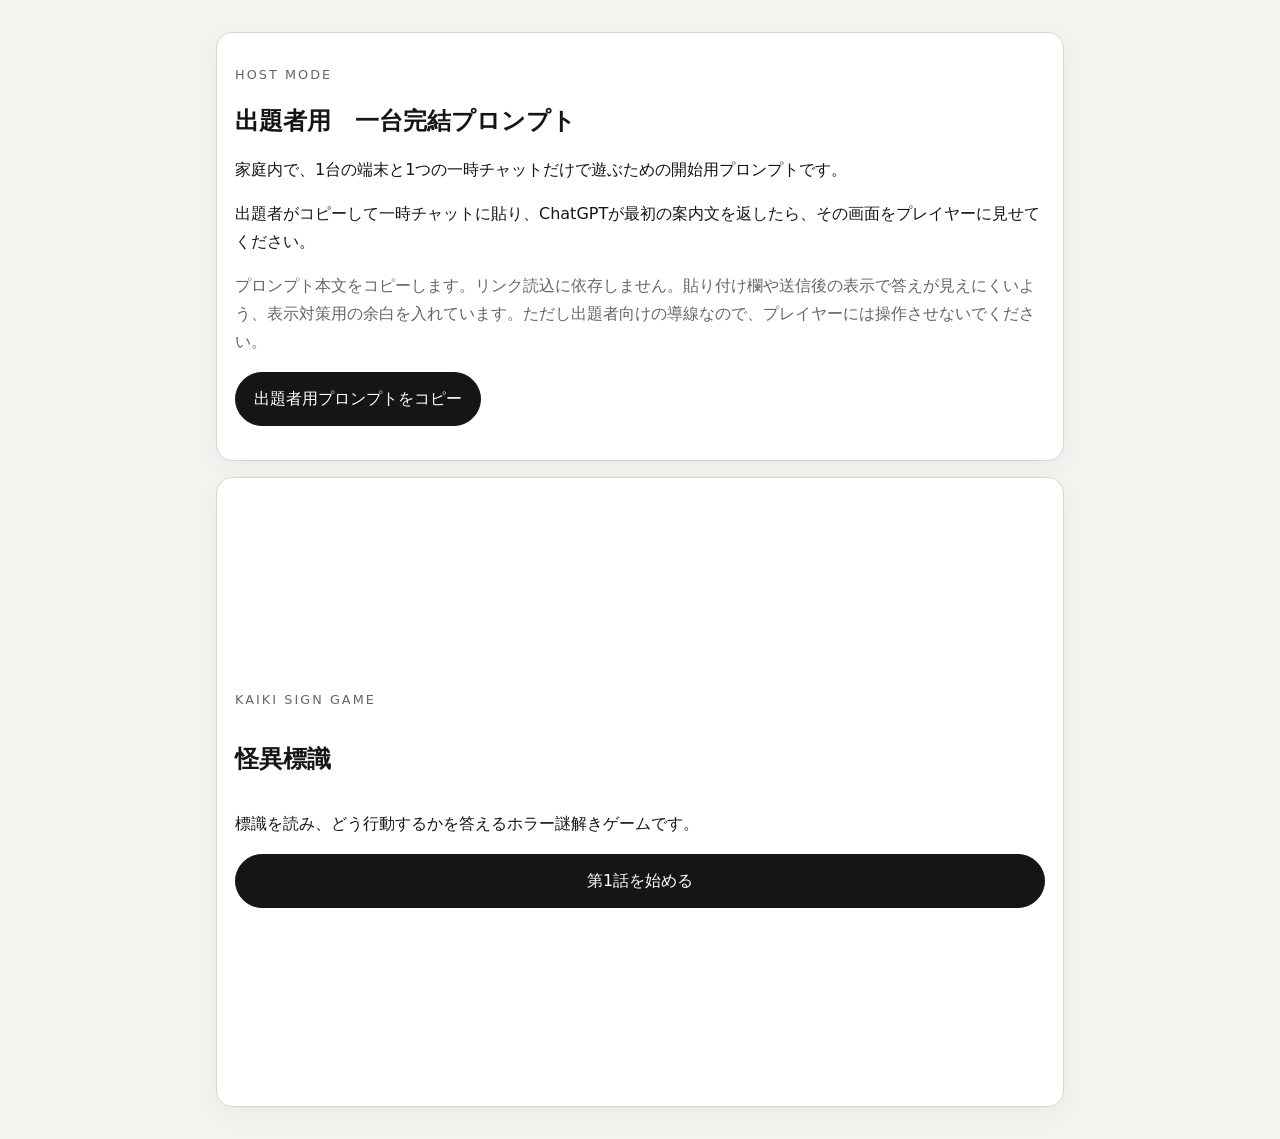
<file: docs/index.html>
<!doctype html>
<html lang="ja">
<head>
  <meta charset="utf-8">
  <meta name="viewport" content="width=device-width, initial-scale=1">
  <title>怪異標識</title>
  <link rel="stylesheet" href="./assets/common/app.css">
</head>
<body>
  <main class="page">
    <section class="card">
      <p class="eyebrow">Host Mode</p>
      <h2>出題者用　一台完結プロンプト</h2>
      <p>家庭内で、1台の端末と1つの一時チャットだけで遊ぶための開始用プロンプトです。</p>
      <p>出題者がコピーして一時チャットに貼り、ChatGPTが最初の案内文を返したら、その画面をプレイヤーに見せてください。</p>
      <p class="muted">プロンプト本文をコピーします。リンク読込に依存しません。貼り付け欄や送信後の表示で答えが見えにくいよう、表示対策用の余白を入れています。ただし出題者向けの導線なので、プレイヤーには操作させないでください。</p>
      <div class="controls">
        <button type="button" id="copy-host-one-chat-prompt">出題者用プロンプトをコピー</button>
      </div>
      <p class="muted" id="copy-host-one-chat-prompt-status"></p>
    </section>

    <section class="card hero">
      <p class="eyebrow">Kaiki Sign Game</p>
      <h1>怪異標識</h1>
      <p>標識を読み、どう行動するかを答えるホラー謎解きゲームです。</p>
      <a class="button" href="./episodes/ep01/">第1話を始める</a>
    </section>
  </main>
  <script>
    const ep01Url = new URL('./episodes/ep01/', location.href).href;

    async function copyText(text, statusEl) {
      try {
        await navigator.clipboard.writeText(text);
        statusEl.textContent = 'コピーしました。';
      } catch (error) {
        statusEl.textContent = 'コピーに失敗しました。ページを再読み込みして、もう一度試してください。';
      }
    }

    const hostCopyBtn = document.getElementById('copy-host-one-chat-prompt');
    const hostStatus = document.getElementById('copy-host-one-chat-prompt-status');
    hostCopyBtn.addEventListener('click', async () => {
      hostStatus.textContent = '読み込み中です。';
      try {
        const response = await fetch('./prompts/ep01_host_one_chat_prompt.txt', { cache: 'no-store' });
        if (!response.ok) {
          throw new Error('prompt fetch failed');
        }
        const promptText = (await response.text()).replaceAll('{{EP01_URL}}', ep01Url);
        await copyText(promptText, hostStatus);
      } catch (error) {
        hostStatus.textContent = '読み込みまたはコピーに失敗しました。ページを再読み込みして、もう一度試してください。';
      }
    });
  </script>
</body>
</html>
</file>
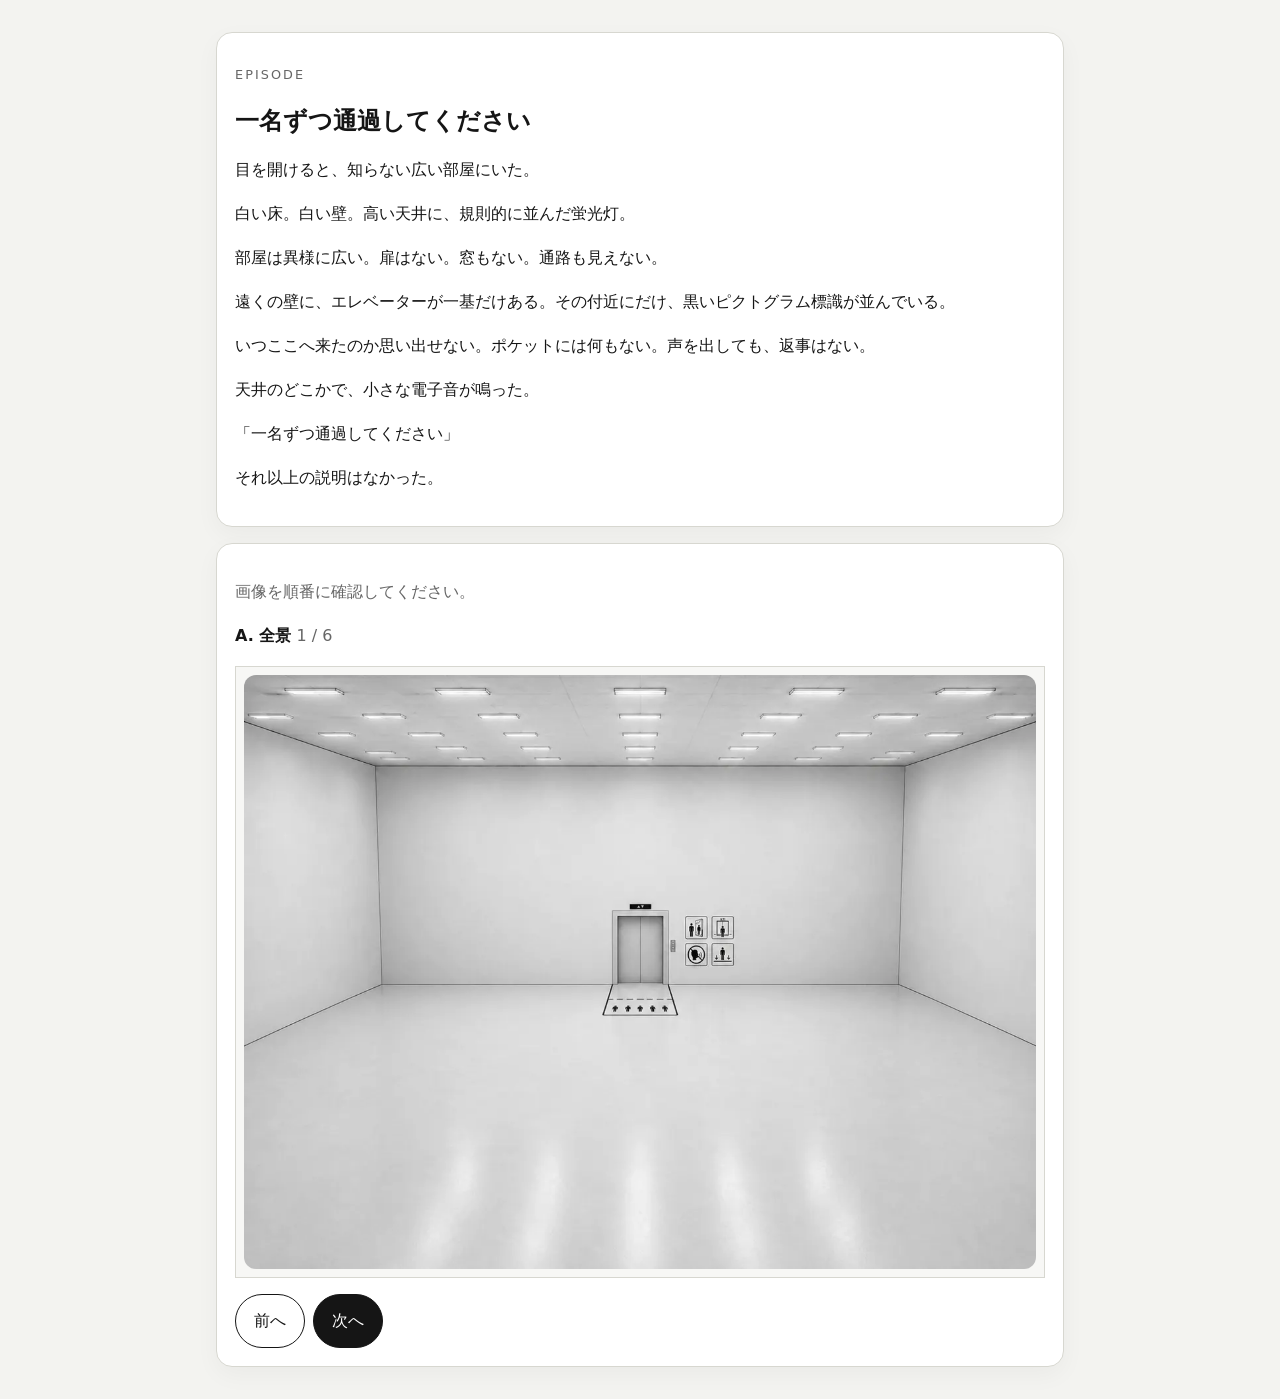
<file: docs/episodes/ep01/index.html>
<!doctype html>
<html lang="ja">
<head>
  <meta charset="utf-8">
  <meta name="viewport" content="width=device-width, initial-scale=1">
  <title>怪異標識 第1話</title>
  <link rel="stylesheet" href="../../assets/common/app.css">
</head>
<body>
  <main class="page">
    <section class="card">
      <p class="eyebrow">Episode</p>
      <h1 data-title></h1>
      <div data-intro></div>
    </section>

    <section class="card">
      <p class="muted">画像を順番に確認してください。</p>
      <p><span class="step-label" data-label></span> <span class="muted" data-count></span></p>
      <div class="viewer-image"><img data-image src="" alt=""></div>
      <div class="controls">
        <button class="secondary" data-prev>前へ</button>
        <button data-next>次へ</button>
      </div>
    </section>

    <section class="card hidden" data-final-section>
      <h2>最終状況</h2>
      <div data-final></div>
      <p><strong>あなたはどうするか。行動と理由を自由に書いてください。</strong></p>
      <textarea class="answer-box" data-answer placeholder="私は……する。理由は……だから。"></textarea>
      <div class="controls">
        <button data-copy>回答をコピー</button>
      </div>
      <p class="muted">コピーした回答を、出題者のChatGPT判定用チャットに貼ってください。</p>
    </section>
  </main>
  <script src="../../assets/common/app.js"></script>
</body>
</html>
</file>
<file: docs/assets/common/app.css>
*{box-sizing:border-box}body{margin:0;background:#f3f3f0;color:#151515;font-family:system-ui,-apple-system,BlinkMacSystemFont,'Hiragino Sans','Yu Gothic',sans-serif;line-height:1.75}.page{max-width:880px;margin:0 auto;padding:16px}.card{background:#fff;border:1px solid #d7d7d0;border-radius:16px;padding:18px;margin:16px 0;box-shadow:0 8px 24px rgba(0,0,0,.04)}.hero{min-height:70vh;display:flex;flex-direction:column;justify-content:center}.eyebrow{font-size:.8rem;letter-spacing:.16em;text-transform:uppercase;color:#666}.button,button{display:inline-flex;align-items:center;justify-content:center;gap:.5em;border:1px solid #151515;border-radius:999px;background:#151515;color:#fff;text-decoration:none;padding:12px 18px;font:inherit;cursor:pointer}.button.secondary,button.secondary{background:#fff;color:#151515}h1,h2{line-height:1.25}img{max-width:100%;height:auto;display:block;margin:0 auto;border-radius:12px}.viewer-image{border:1px solid #d7d7d0;background:#f7f7f5;padding:8px}.controls{display:flex;gap:8px;flex-wrap:wrap;margin-top:16px}.muted{color:#666}.step-label{font-weight:700}.answer-box{width:100%;min-height:140px;border:1px solid #bbb;border-radius:12px;padding:12px;font:inherit}.hidden{display:none}@media(max-width:520px){.page{padding:10px}.card{padding:14px;margin:10px 0}.hero{min-height:80vh}}
</file>
